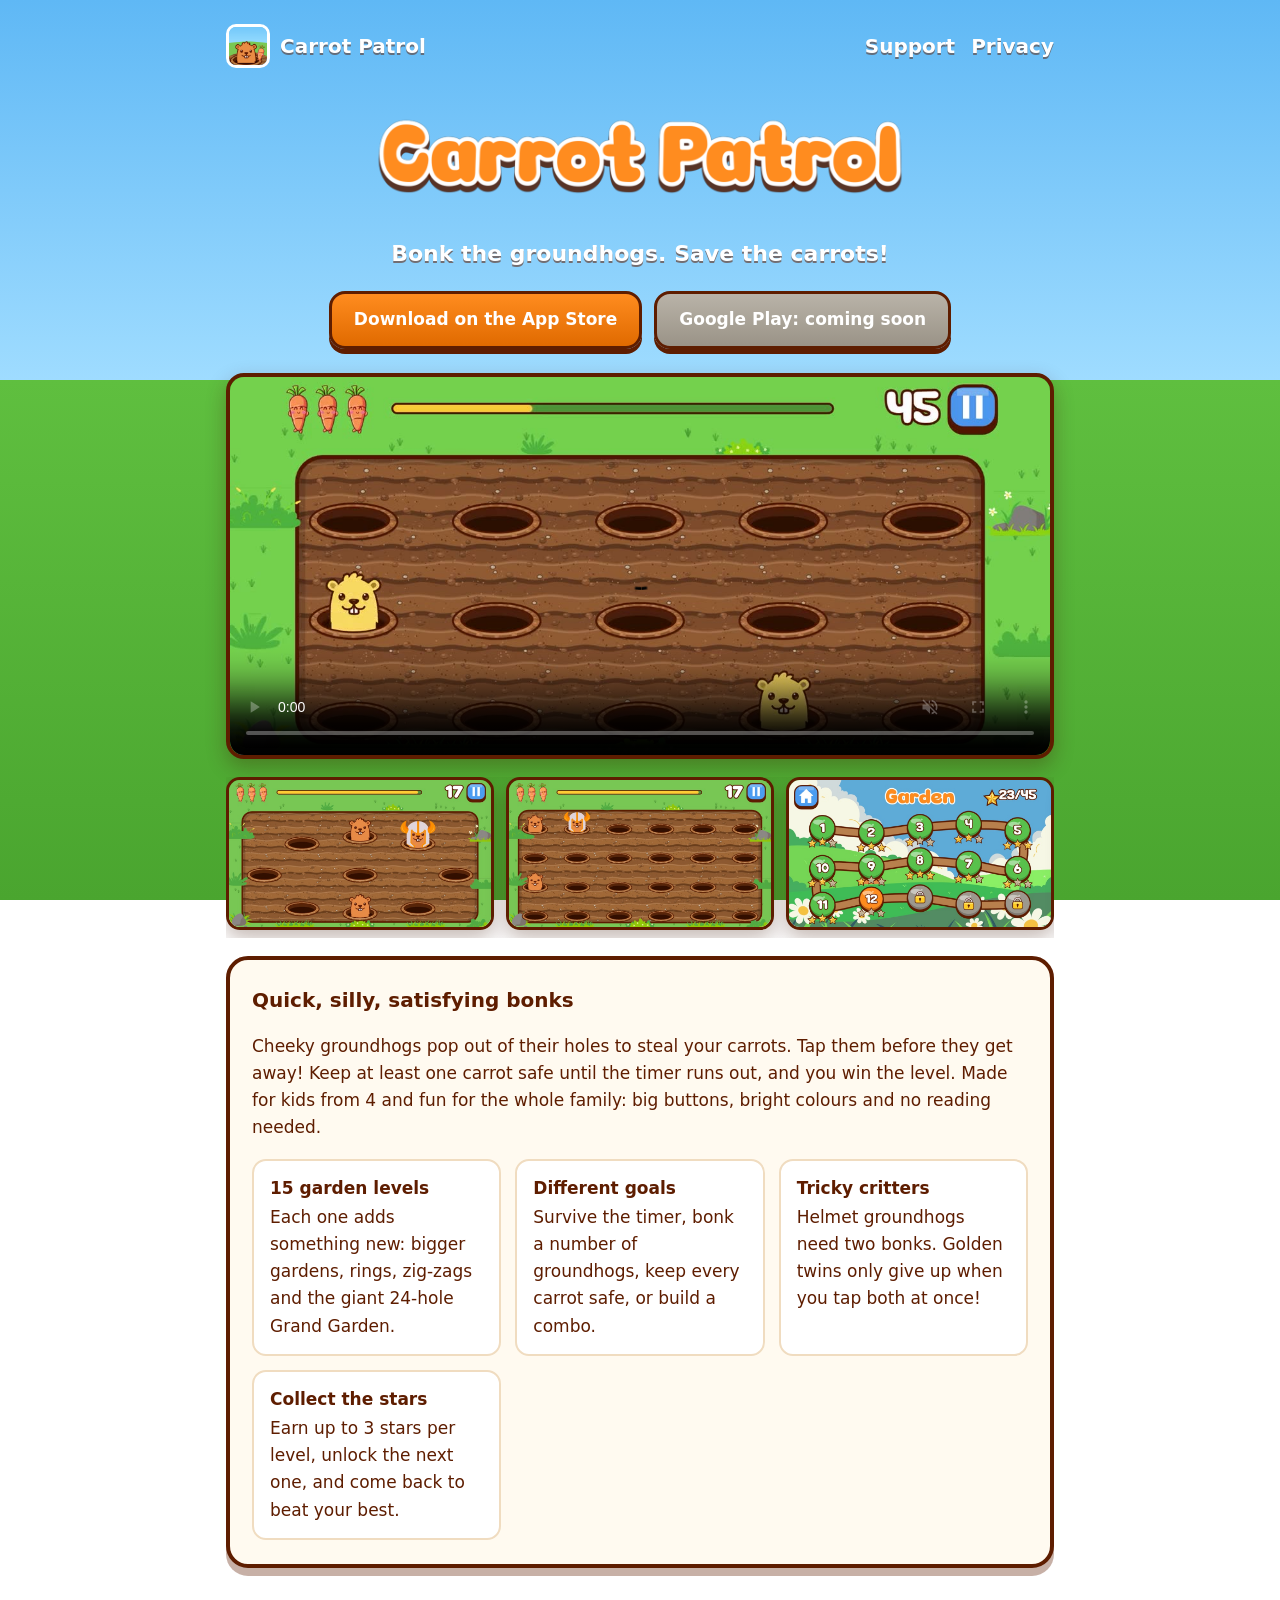
<file: index.html>
<!doctype html>
<html lang="en">
<head>
<meta charset="utf-8">
<meta name="viewport" content="width=device-width, initial-scale=1">
<link rel="icon" href="img/favicon.png">
<link rel="apple-touch-icon" href="img/apple-touch-icon.png">
<link rel="stylesheet" href="style.css">
<title>Carrot Patrol: Bonk the Groundhogs</title>
<meta name="description" content="Carrot Patrol is a cheerful bonk-the-groundhog game for kids and grown-ups: tap the cheeky groundhogs before they steal your carrots. 15 garden levels, stars to collect, no reading needed.">
<meta property="og:title" content="Carrot Patrol: Bonk the Groundhogs">
<meta property="og:description" content="Tap the cheeky groundhogs before they run off with your carrots!">
<meta property="og:image" content="img/icon.png">
</head>
<body>
<div class="wrap">
<header class="top">
  <a href="./"><img src="img/icon.png" alt="">Carrot Patrol</a>
  <nav><a href="support.html">Support</a><a href="privacy.html">Privacy</a></nav>
</header>
<section class="hero">
  <img class="logo" src="img/logo.png" alt="Carrot Patrol">
  <p class="tag">Bonk the groundhogs. Save the carrots!</p>
  <div class="badges">
    <a class="badge" href="https://apps.apple.com/app/id6837397329">Download on the App Store</a>
    <span class="badge soon">Google Play: coming soon</span>
  </div>
</section>
<section class="video" aria-label="Gameplay video">
  <video src="video/gameplay.mp4" poster="video/poster.jpg" width="1280" height="590" autoplay muted loop playsinline controls preload="metadata">
    Groundhogs pop out of their holes and get bonked, then a level ends with three stars.
  </video>
</section>
<section class="shots" aria-label="Screenshots">
  <img src="img/shots/01.jpg" alt="Groundhogs pop up from holes around a garden bed" width="960" height="540" loading="lazy">
  <img src="img/shots/02.jpg" alt="The Grand Garden level with 24 holes" width="960" height="540" loading="lazy">
  <img src="img/shots/03.jpg" alt="The level map with stars to collect" width="960" height="540" loading="lazy">
  <img src="img/shots/04.jpg" alt="Level complete: a happy carrot and two gold stars" width="960" height="540" loading="lazy">
  <img src="img/shots/05.jpg" alt="The main menu with the bunny and the big play button" width="960" height="540" loading="lazy">
</section>
<section class="card">
  <h2>Quick, silly, satisfying bonks</h2>
  <p>Cheeky groundhogs pop out of their holes to steal your carrots. Tap them before they get away! Keep at least one carrot safe until the timer runs out, and you win the level. Made for kids from 4 and fun for the whole family: big buttons, bright colours and no reading needed.</p>
  <div class="features">
    <div class="feature"><b>15 garden levels</b>Each one adds something new: bigger gardens, rings, zig-zags and the giant 24-hole Grand Garden.</div>
    <div class="feature"><b>Different goals</b>Survive the timer, bonk a number of groundhogs, keep every carrot safe, or build a combo.</div>
    <div class="feature"><b>Tricky critters</b>Helmet groundhogs need two bonks. Golden twins only give up when you tap both at once!</div>
    <div class="feature"><b>Collect the stars</b>Earn up to 3 stars per level, unlock the next one, and come back to beat your best.</div>
  </div>
</section>
<footer>© 2026 Naor Melamed · <a href="privacy.html">Privacy</a> · <a href="support.html">Support</a></footer>
</div>
</body>
</html>
</file>
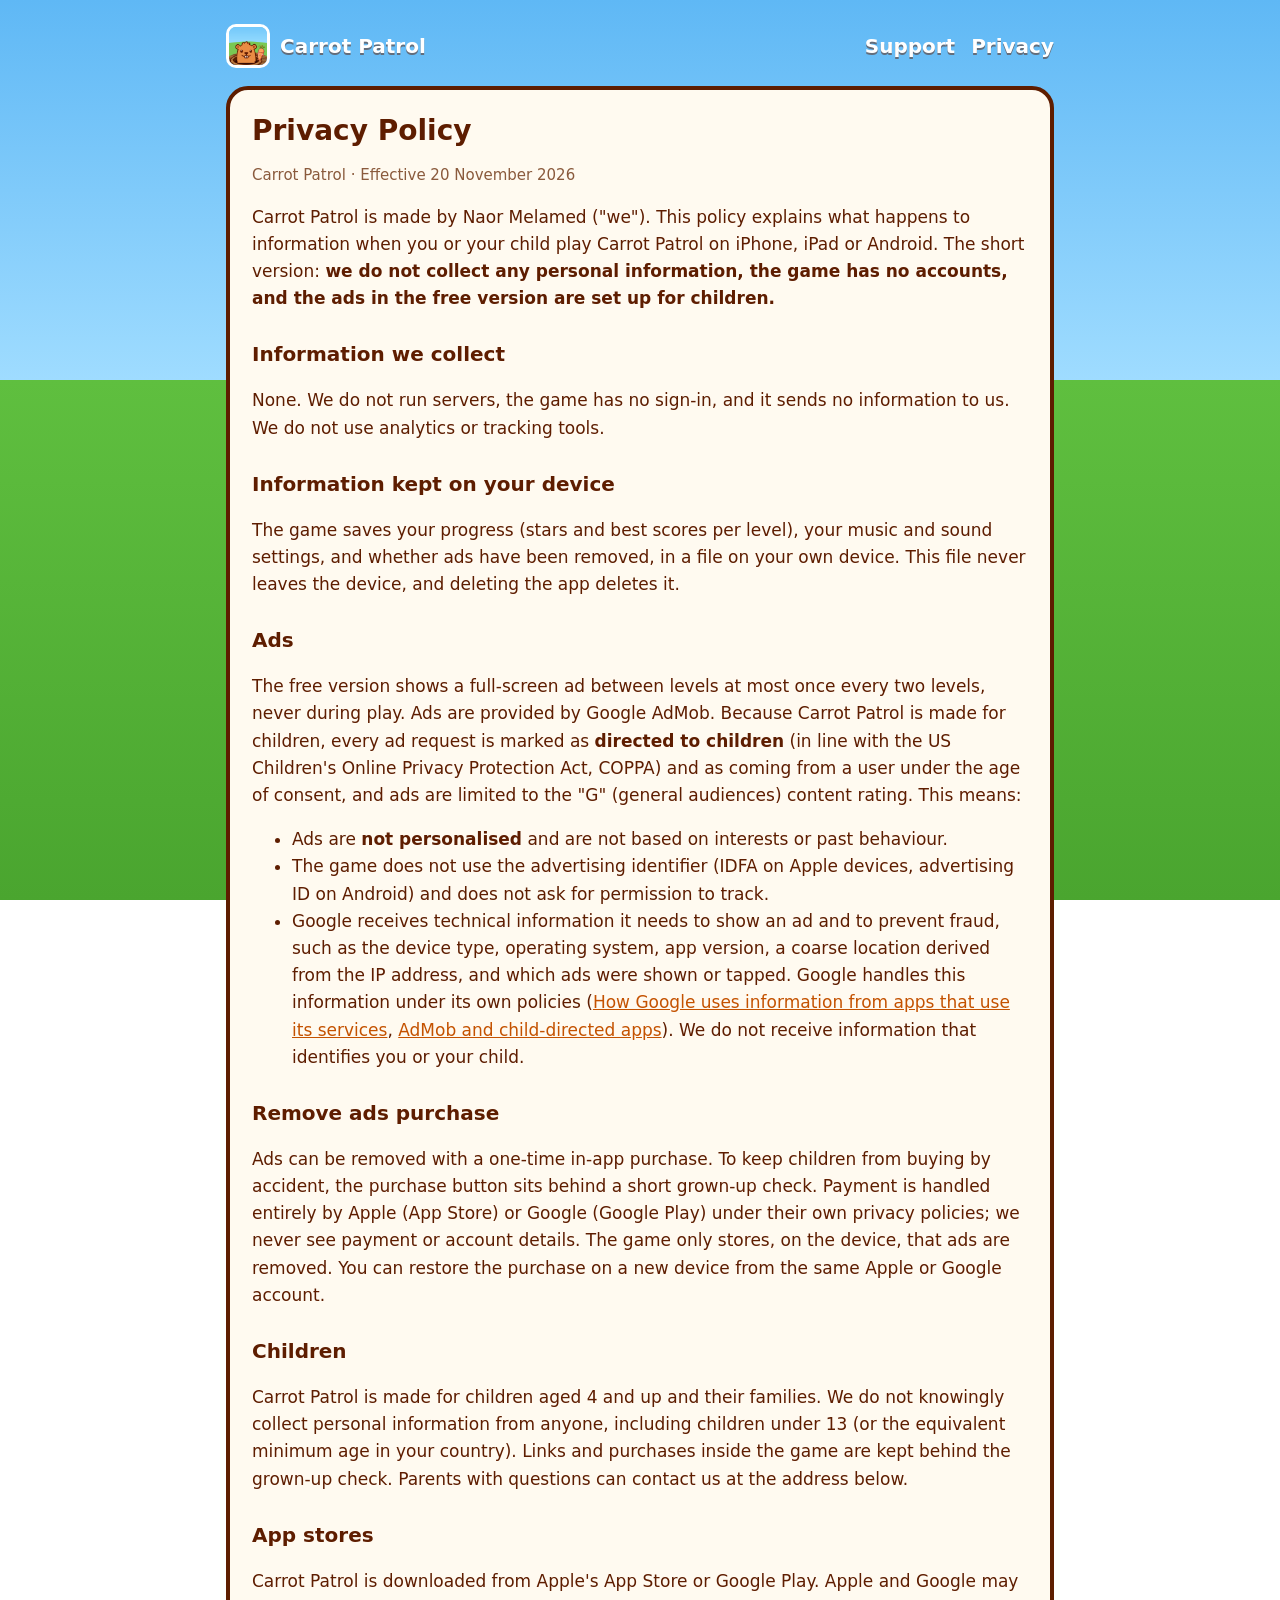
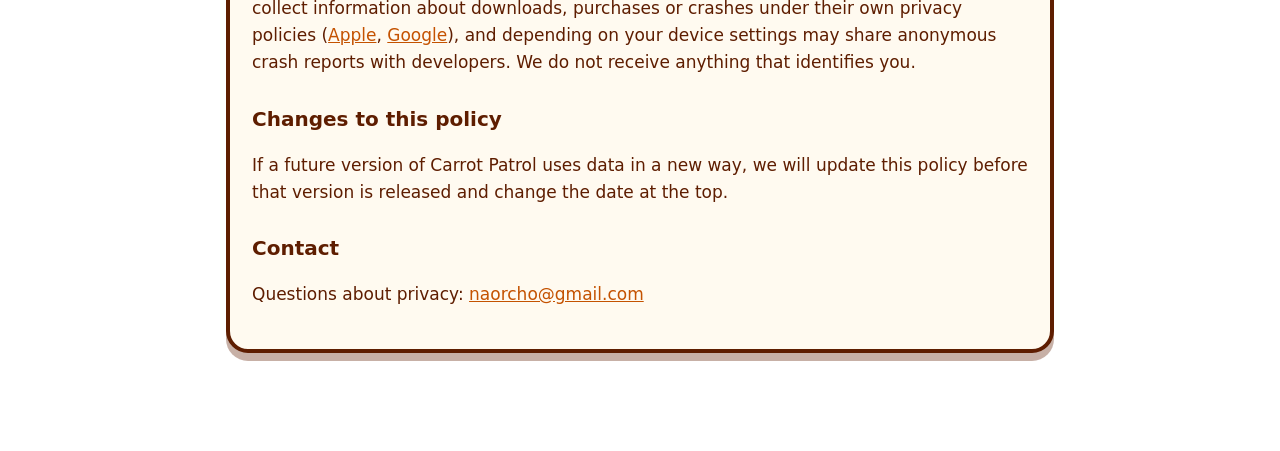
<file: privacy.html>
<!doctype html>
<html lang="en">
<head>
<meta charset="utf-8">
<meta name="viewport" content="width=device-width, initial-scale=1">
<link rel="icon" href="img/favicon.png">
<link rel="apple-touch-icon" href="img/apple-touch-icon.png">
<link rel="stylesheet" href="style.css">
<title>Carrot Patrol Privacy Policy</title>
<meta name="description" content="Privacy policy for Carrot Patrol: what the game keeps on your device, how its child-safe ads work, and the remove-ads purchase.">
</head>
<body>
<div class="wrap">
<header class="top">
  <a href="./"><img src="img/icon.png" alt="">Carrot Patrol</a>
  <nav><a href="support.html">Support</a><a href="privacy.html">Privacy</a></nav>
</header>
<section class="card">
  <h1>Privacy Policy</h1>
  <p class="muted">Carrot Patrol · Effective 20 November 2026</p>

  <p>Carrot Patrol is made by Naor Melamed ("we"). This policy explains what happens to information when you or your child play Carrot Patrol on iPhone, iPad or Android. The short version: <b>we do not collect any personal information, the game has no accounts, and the ads in the free version are set up for children.</b></p>

  <h2>Information we collect</h2>
  <p>None. We do not run servers, the game has no sign-in, and it sends no information to us. We do not use analytics or tracking tools.</p>

  <h2>Information kept on your device</h2>
  <p>The game saves your progress (stars and best scores per level), your music and sound settings, and whether ads have been removed, in a file on your own device. This file never leaves the device, and deleting the app deletes it.</p>

  <h2>Ads</h2>
  <p>The free version shows a full-screen ad between levels at most once every two levels, never during play. Ads are provided by Google AdMob. Because Carrot Patrol is made for children, every ad request is marked as <b>directed to children</b> (in line with the US Children's Online Privacy Protection Act, COPPA) and as coming from a user under the age of consent, and ads are limited to the "G" (general audiences) content rating. This means:</p>
  <ul>
    <li>Ads are <b>not personalised</b> and are not based on interests or past behaviour.</li>
    <li>The game does not use the advertising identifier (IDFA on Apple devices, advertising ID on Android) and does not ask for permission to track.</li>
    <li>Google receives technical information it needs to show an ad and to prevent fraud, such as the device type, operating system, app version, a coarse location derived from the IP address, and which ads were shown or tapped. Google handles this information under its own policies (<a href="https://policies.google.com/technologies/partner-sites">How Google uses information from apps that use its services</a>, <a href="https://support.google.com/admob/answer/6223431">AdMob and child-directed apps</a>). We do not receive information that identifies you or your child.</li>
  </ul>

  <h2>Remove ads purchase</h2>
  <p>Ads can be removed with a one-time in-app purchase. To keep children from buying by accident, the purchase button sits behind a short grown-up check. Payment is handled entirely by Apple (App Store) or Google (Google Play) under their own privacy policies; we never see payment or account details. The game only stores, on the device, that ads are removed. You can restore the purchase on a new device from the same Apple or Google account.</p>

  <h2>Children</h2>
  <p>Carrot Patrol is made for children aged 4 and up and their families. We do not knowingly collect personal information from anyone, including children under 13 (or the equivalent minimum age in your country). Links and purchases inside the game are kept behind the grown-up check. Parents with questions can contact us at the address below.</p>

  <h2>App stores</h2>
  <p>Carrot Patrol is downloaded from Apple's App Store or Google Play. Apple and Google may collect information about downloads, purchases or crashes under their own privacy policies (<a href="https://www.apple.com/legal/privacy/">Apple</a>, <a href="https://policies.google.com/privacy">Google</a>), and depending on your device settings may share anonymous crash reports with developers. We do not receive anything that identifies you.</p>

  <h2>Changes to this policy</h2>
  <p>If a future version of Carrot Patrol uses data in a new way, we will update this policy before that version is released and change the date at the top.</p>

  <h2>Contact</h2>
  <p>Questions about privacy: <a href="mailto:naorcho@gmail.com?subject=Carrot%20Patrol%20privacy">naorcho@gmail.com</a></p>
</section>
<footer>© 2026 Naor Melamed · <a href="privacy.html">Privacy</a> · <a href="support.html">Support</a></footer>
</div>
</body>
</html>
</file>
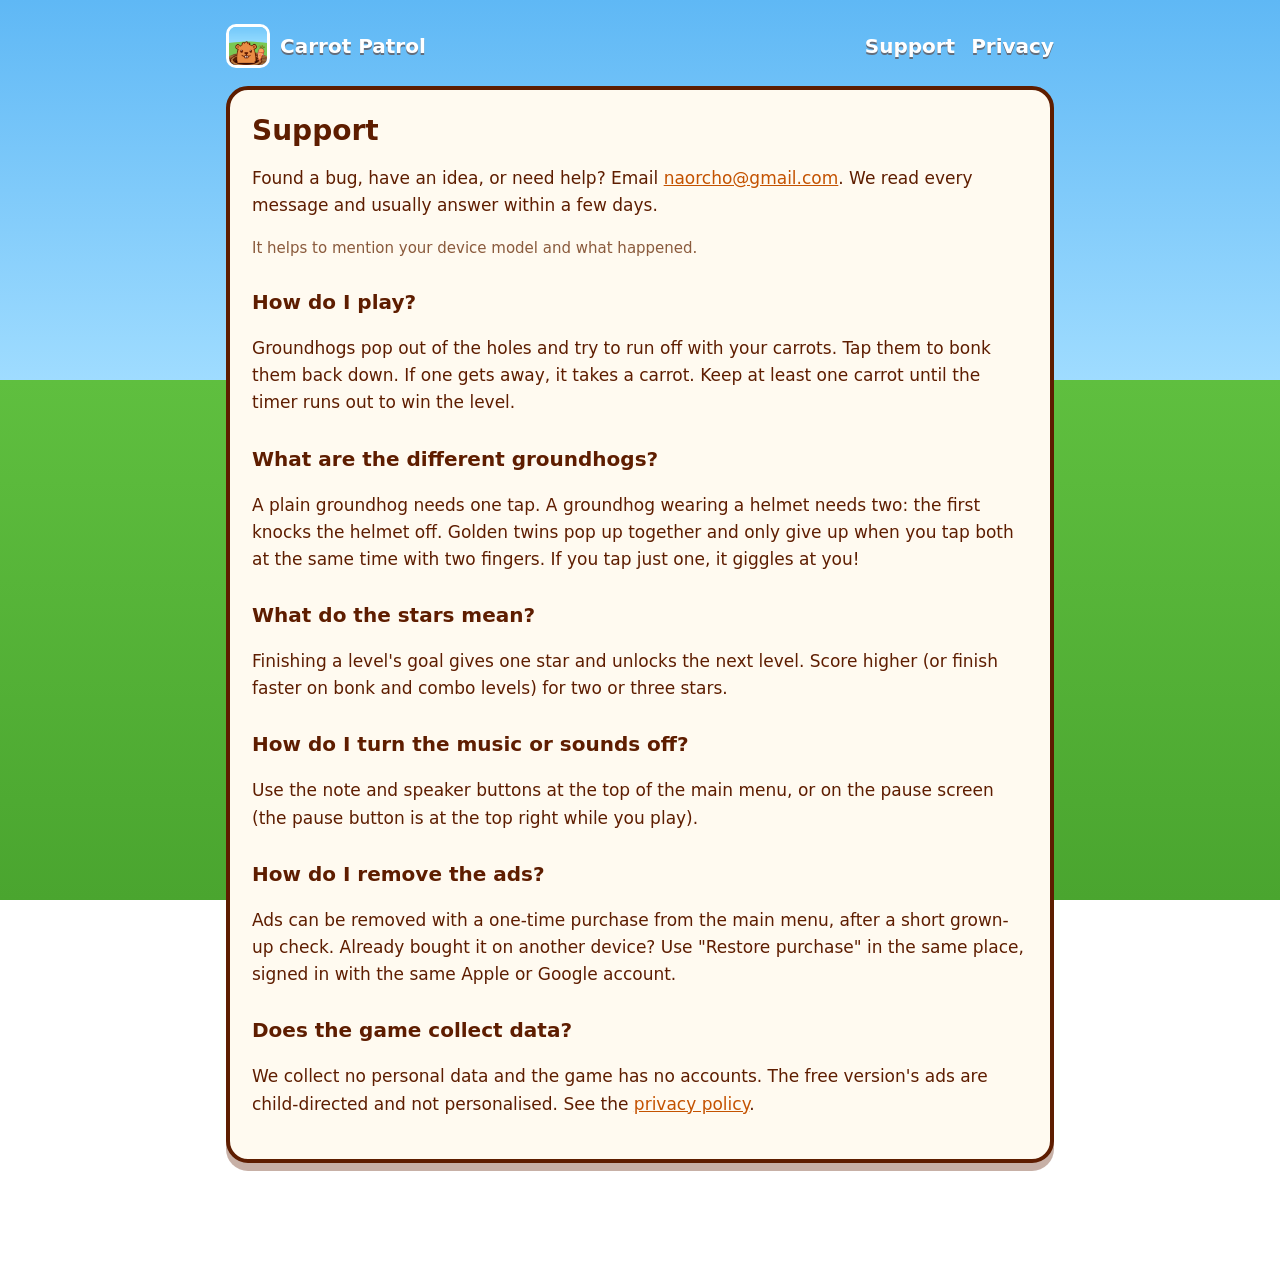
<file: support.html>
<!doctype html>
<html lang="en">
<head>
<meta charset="utf-8">
<meta name="viewport" content="width=device-width, initial-scale=1">
<link rel="icon" href="img/favicon.png">
<link rel="apple-touch-icon" href="img/apple-touch-icon.png">
<link rel="stylesheet" href="style.css">
<title>Carrot Patrol Support</title>
<meta name="description" content="Help and contact for Carrot Patrol.">
</head>
<body>
<div class="wrap">
<header class="top">
  <a href="./"><img src="img/icon.png" alt="">Carrot Patrol</a>
  <nav><a href="support.html">Support</a><a href="privacy.html">Privacy</a></nav>
</header>
<section class="card">
  <h1>Support</h1>
  <p>Found a bug, have an idea, or need help? Email <a href="mailto:naorcho@gmail.com?subject=Carrot%20Patrol">naorcho@gmail.com</a>. We read every message and usually answer within a few days.</p>
  <p class="muted">It helps to mention your device model and what happened.</p>

  <h2>How do I play?</h2>
  <p>Groundhogs pop out of the holes and try to run off with your carrots. Tap them to bonk them back down. If one gets away, it takes a carrot. Keep at least one carrot until the timer runs out to win the level.</p>

  <h2>What are the different groundhogs?</h2>
  <p>A plain groundhog needs one tap. A groundhog wearing a helmet needs two: the first knocks the helmet off. Golden twins pop up together and only give up when you tap both at the same time with two fingers. If you tap just one, it giggles at you!</p>

  <h2>What do the stars mean?</h2>
  <p>Finishing a level's goal gives one star and unlocks the next level. Score higher (or finish faster on bonk and combo levels) for two or three stars.</p>

  <h2>How do I turn the music or sounds off?</h2>
  <p>Use the note and speaker buttons at the top of the main menu, or on the pause screen (the pause button is at the top right while you play).</p>

  <h2>How do I remove the ads?</h2>
  <p>Ads can be removed with a one-time purchase from the main menu, after a short grown-up check. Already bought it on another device? Use "Restore purchase" in the same place, signed in with the same Apple or Google account.</p>

  <h2>Does the game collect data?</h2>
  <p>We collect no personal data and the game has no accounts. The free version's ads are child-directed and not personalised. See the <a href="privacy.html">privacy policy</a>.</p>
</section>
<footer>© 2026 Naor Melamed · <a href="privacy.html">Privacy</a> · <a href="support.html">Support</a></footer>
</div>
</body>
</html>
</file>
<file: style.css>
:root {
  --sky-top: #5fb8f5;
  --sky-bottom: #9fdcff;
  --grass: #5fbf3f;
  --card: #fffaf0;
  --ink: #5e1d00;
  --muted: #8a5a3c;
  --orange: #ff8c1f;
  --orange-deep: #e06a00;
  --line: #f0dcc0;
}
* { box-sizing: border-box; }
html { -webkit-text-size-adjust: 100%; }
body {
  margin: 0;
  min-height: 100vh;
  font: 17px/1.6 system-ui, -apple-system, "Segoe UI", Roboto, sans-serif;
  color: var(--ink);
  background: linear-gradient(180deg, var(--sky-top) 0, var(--sky-bottom) 380px, var(--grass) 380px, #4aa52f 100%) fixed;
}
a { color: #c45200; }
.wrap { max-width: 860px; margin: 0 auto; padding: 24px 16px 48px; }
header.top { display: flex; align-items: center; gap: 12px; margin-bottom: 12px; }
header.top a { display: flex; align-items: center; gap: 10px; color: #fff; text-decoration: none; font-weight: 800; font-size: 20px; text-shadow: 0 2px 0 rgba(94, 29, 0, .5); }
header.top img { width: 44px; height: 44px; border-radius: 10px; border: 3px solid #fff; }
nav { margin-left: auto; display: flex; gap: 16px; }
nav a { color: #fff; font-weight: 700; font-size: 15px; text-decoration: none; text-shadow: 0 1px 0 rgba(94, 29, 0, .5); }
nav a:hover { text-decoration: underline; }
.hero { text-align: center; padding: 4px 0 24px; }
.hero .logo { width: min(560px, 94%); height: auto; }
.hero p.tag { font-size: 22px; font-weight: 800; color: #fff; margin: 4px 0 20px; text-shadow: 0 2px 0 rgba(94, 29, 0, .55); }
.badges { display: flex; flex-wrap: wrap; justify-content: center; gap: 12px; }
.badge {
  display: inline-block; padding: 12px 22px; border-radius: 16px; font-weight: 800;
  color: #fff; text-decoration: none; border: 3px solid var(--ink);
  background: linear-gradient(180deg, var(--orange), var(--orange-deep));
  box-shadow: 0 5px 0 var(--ink);
}
.badge.soon { background: linear-gradient(180deg, #b9b3a8, #9a9387); }
.video { margin: 0 0 18px; }
.video video { display: block; width: 100%; height: auto; border-radius: 18px; border: 4px solid var(--ink); background: #2c7a1f; box-shadow: 0 8px 20px rgba(60, 20, 0, .3); }
.shots { display: grid; grid-auto-flow: column; grid-auto-columns: calc((100% - 24px) / 3); gap: 12px; overflow-x: auto; scroll-snap-type: x mandatory; padding-bottom: 8px; }
.shots img { width: 100%; height: auto; border-radius: 14px; border: 3px solid var(--ink); scroll-snap-align: start; box-shadow: 0 8px 20px rgba(60, 20, 0, .3); }
@media (max-width: 600px) { .shots { grid-auto-columns: 82%; } }
.card { background: var(--card); border: 4px solid var(--ink); border-radius: 22px; padding: 24px 22px; margin-top: 18px; box-shadow: 0 8px 0 rgba(94, 29, 0, .35); }
.card h1 { font-size: 28px; line-height: 1.2; margin: 0 0 6px; }
.card h2 { font-size: 20px; margin: 26px 0 6px; }
.card h2:first-child { margin-top: 0; }
.muted { color: var(--muted); font-size: 15px; }
.features { display: grid; grid-template-columns: repeat(auto-fit, minmax(200px, 1fr)); gap: 14px; }
.feature { border: 2px solid var(--line); border-radius: 14px; padding: 14px 16px; background: #fff; }
.feature b { display: block; margin-bottom: 2px; }
footer { color: #fff; text-align: center; font-size: 14px; margin-top: 28px; }
footer a { color: #fff; }
</file>
